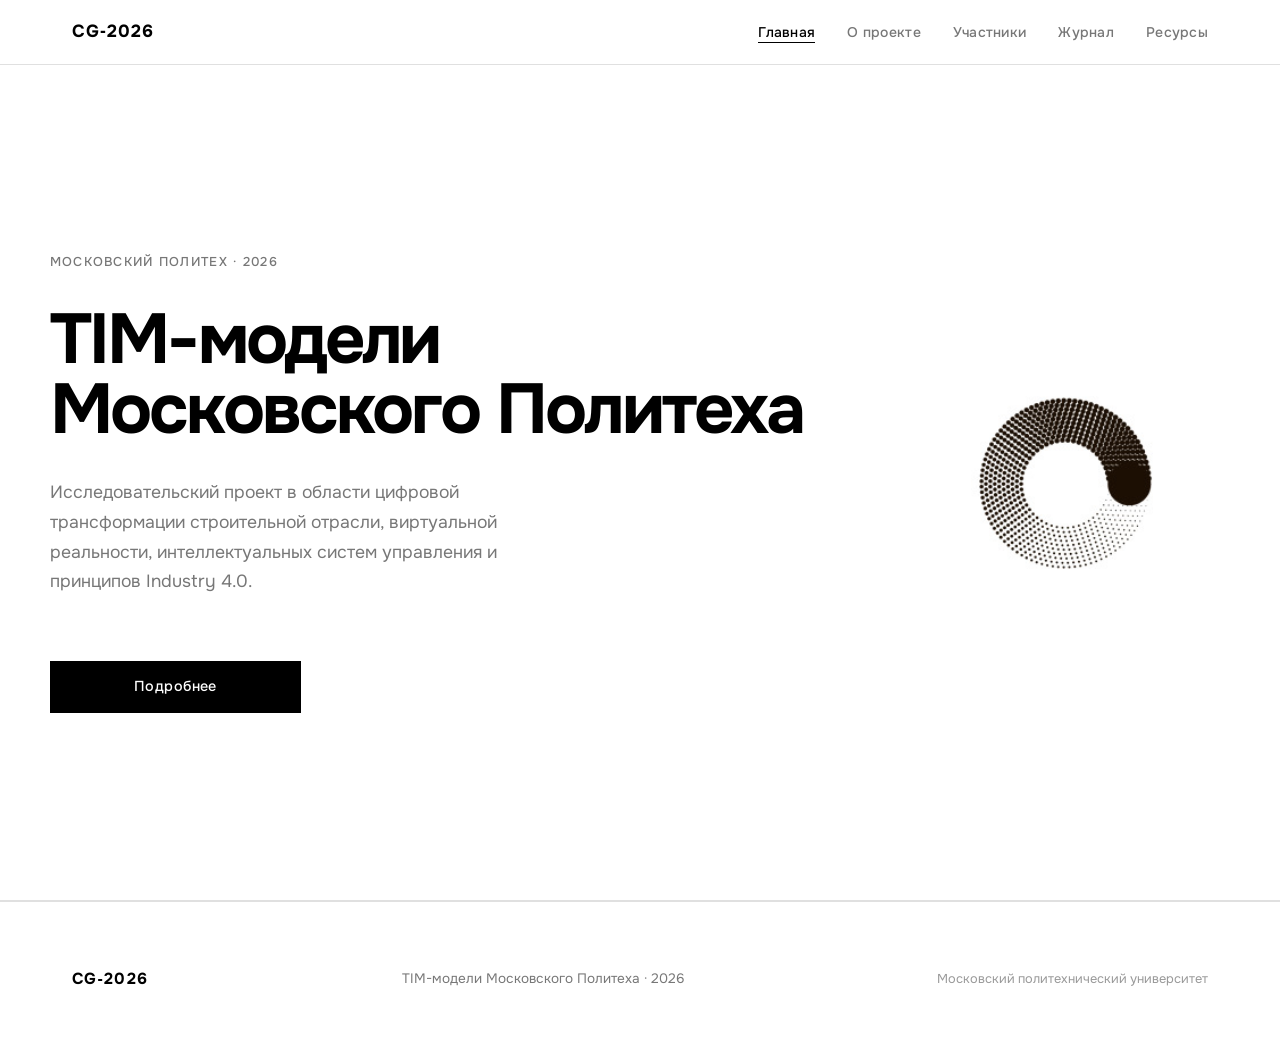
<file: site/index.html>
<!DOCTYPE html>
<html lang="ru">
<head>
  <meta charset="UTF-8" />
  <meta name="viewport" content="width=device-width, initial-scale=1.0" />
  <title>CG-2026 — TIM-модели Московского Политеха</title>
  <link rel="stylesheet" href="styles.css" />
</head>
<body>

  <!-- ═══════════════════════════════════════════ HEADER -->
  <header class="site-header">
    <div class="container header-inner">
      <a href="index.html" class="logo">CG‑2026</a>
      <nav class="nav">
        <ul class="nav-list">
          <li><a href="index.html" class="nav-link nav-link--active">Главная</a></li>
          <li><a href="about.html" class="nav-link">О проекте</a></li>
          <li><a href="team.html" class="nav-link">Участники</a></li>
          <li><a href="journal.html" class="nav-link">Журнал</a></li>
          <li><a href="resources.html" class="nav-link">Ресурсы</a></li>
        </ul>
      </nav>
    </div>
  </header>

  <main>

    <!-- ═══════════════════════════════════════════ HERO -->
    <section class="section hero">
      <div class="container hero-inner">
        <span class="hero-tag">Московский Политех · 2026</span>
        <h1 class="hero-title">TIM-модели<br>Московского Политеха</h1>
        <p class="hero-sub">
          Исследовательский проект в области цифровой трансформации строительной отрасли,
          виртуальной реальности, интеллектуальных систем управления и принципов Industry 4.0.
        </p>
        <a href="about.html" class="btn">Подробнее</a>
      </div>
      <div class="hero-visual">
        <img src="/media/img1.jpg" alt="TIM-модель" class="hero-img" />
      </div>
    </section>

  </main>

  <!-- ═══════════════════════════════════════════ FOOTER -->
  <footer class="site-footer">
    <div class="container footer-inner">
      <span class="footer-logo">CG‑2026</span>
      <span class="footer-copy">TIM-модели Московского Политеха · 2026</span>
      <span class="footer-uni">Московский политехнический университет</span>
    </div>
  </footer>

</body>
</html>
</file>
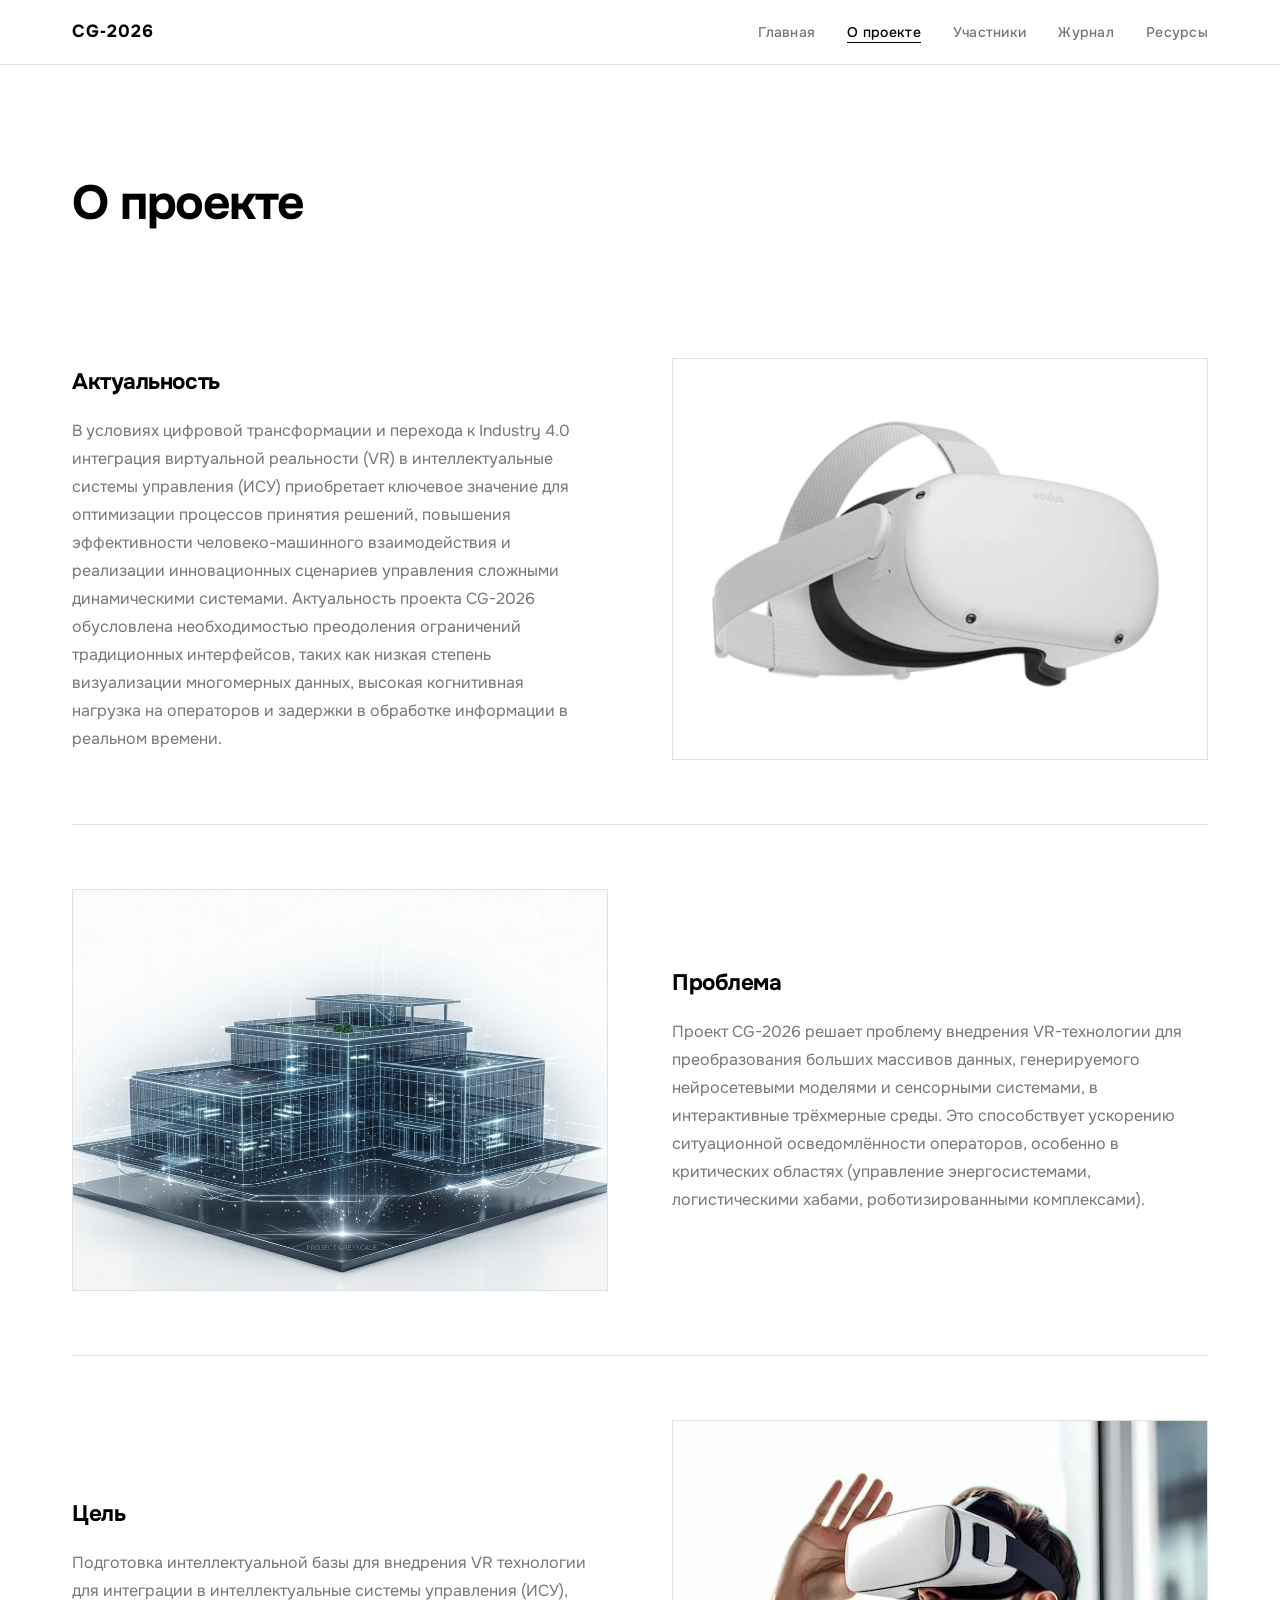
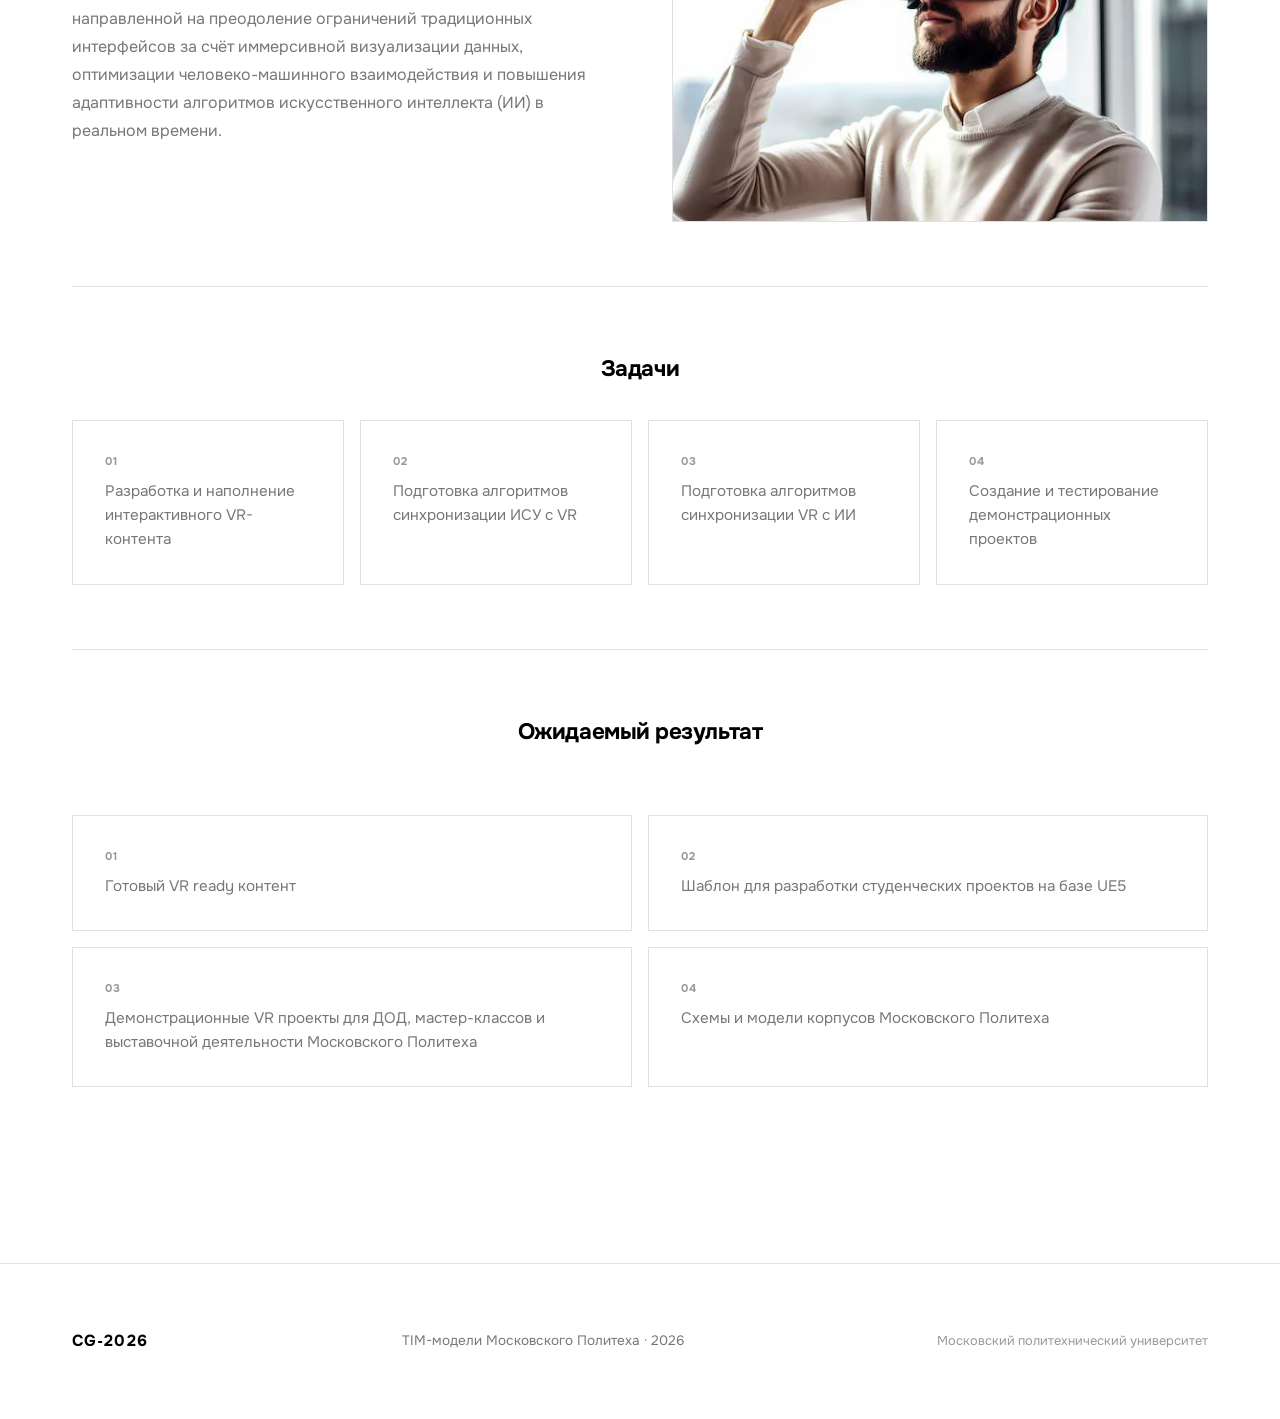
<file: site/about.html>
<!DOCTYPE html>
<html lang="ru">
<head>
  <meta charset="UTF-8" />
  <meta name="viewport" content="width=device-width, initial-scale=1.0" />
  <title>О проекте — CG-2026</title>
  <link rel="stylesheet" href="styles.css" />
</head>
<body>

  <!-- ═══════════════════════════════════════════ HEADER -->
  <header class="site-header">
    <div class="container header-inner">
      <a href="index.html" class="logo">CG‑2026</a>
      <nav class="nav">
        <ul class="nav-list">
          <li><a href="index.html" class="nav-link">Главная</a></li>
          <li><a href="about.html" class="nav-link nav-link--active">О проекте</a></li>
          <li><a href="team.html" class="nav-link">Участники</a></li>
          <li><a href="journal.html" class="nav-link">Журнал</a></li>
          <li><a href="resources.html" class="nav-link">Ресурсы</a></li>
        </ul>
      </nav>
    </div>
  </header>

  <main>

    <!-- ═══════════════════════════════════════════ ABOUT -->
    <section class="section about">
      <div class="container">
        <h2 class="section-title">О проекте</h2>

        <!-- Актуальность -->
        <div class="about-block about-block--text-first">
          <div class="about-text">
            <h3 class="about-heading">Актуальность</h3>
            <p>
              В условиях цифровой трансформации и перехода к Industry 4.0 
              интеграция виртуальной реальности (VR) в интеллектуальные 
              системы управления (ИСУ) приобретает ключевое значение для 
              оптимизации процессов принятия решений, повышения 
              эффективности человеко-машинного взаимодействия и 
              реализации инновационных сценариев управления сложными 
              динамическими системами. Актуальность проекта CG-2026 
              обусловлена необходимостью преодоления ограничений 
              традиционных интерфейсов, таких как низкая степень 
              визуализации многомерных данных, высокая когнитивная 
              нагрузка на операторов и задержки в обработке информации в 
              реальном времени.
            </p>
          </div>
          <div class="about-media">
            <img src="/media/img2.jpg" alt="Актуальность" />
          </div>
        </div>

        <!-- Проблема -->
        <div class="about-block about-block--img-first">
          <div class="about-media">
            <img src="/media/img3.jpg" alt="Проблема" />
          </div>
          <div class="about-text">
            <h3 class="about-heading">Проблема</h3>
            <p>
              Проект CG-2026 решает проблему внедрения VR-технологии для 
              преобразования больших массивов данных, генерируемого 
              нейросетевыми моделями и сенсорными системами, в 
              интерактивные трёхмерные среды. Это способствует ускорению 
              ситуационной осведомлённости операторов, особенно в 
              критических областях (управление энергосистемами, 
              логистическими хабами, роботизированными комплексами).
            </p>
          </div>
        </div>

        <!-- Цель -->
        <div class="about-block about-block--text-first">
          <div class="about-text">
            <h3 class="about-heading">Цель</h3>
            <p>
              Подготовка интеллектуальной базы для внедрения VR технологии 
              для интеграции в интеллектуальные системы управления (ИСУ), 
              направленной на преодоление ограничений традиционных 
              интерфейсов за счёт иммерсивной визуализации данных, 
              оптимизации человеко-машинного взаимодействия и повышения 
              адаптивности алгоритмов искусственного интеллекта (ИИ) в 
              реальном времени.
            </p>
          </div>
          <div class="about-media">
            <img src="/media/img4.jpg" alt="Цель" />
          </div>
        </div>

        <!-- Задачи -->
        <div class="about-block about-block--tasks">
          <h3 class="about-heading about-heading--centered">Задачи</h3>
          <ul class="tasks-list">
            <li>Разработка и наполнение интерактивного VR-контента</li>
            <li>Подготовка алгоритмов синхронизации ИСУ с VR </li>
            <li>Подготовка алгоритмов синхронизации VR с ИИ</li>
            <li>Создание и тестирование демонстрационных проектов</li>
          </ul>
        </div>

        <!-- Результат -->
        <div class="about-block about-block--result">
  <h3 class="about-heading about-heading--centered">Ожидаемый результат</h3>
  
  <div class="result-grid">
    <div class="result-card">
      <span class="result-number">01</span>
      <p>Готовый VR ready контент</p>
    </div>
    <div class="result-card">
      <span class="result-number">02</span>
      <p>Шаблон для разработки студенческих проектов на базе UE5</p>
    </div>
    <div class="result-card">
      <span class="result-number">03</span>
      <p>Демонстрационные VR проекты для ДОД, мастер-классов и выставочной деятельности Московского Политеха</p>
    </div>
    <div class="result-card">
      <span class="result-number">04</span>
      <p>Схемы и модели корпусов Московского Политеха</p>
    </div>
  </div>
</div>
    </section>

  </main>

  <!-- ═══════════════════════════════════════════ FOOTER -->
  <footer class="site-footer">
    <div class="container footer-inner">
      <span class="footer-logo">CG‑2026</span>
      <span class="footer-copy">TIM-модели Московского Политеха · 2026</span>
      <span class="footer-uni">Московский политехнический университет</span>
    </div>
  </footer>

</body>
</html>
</file>
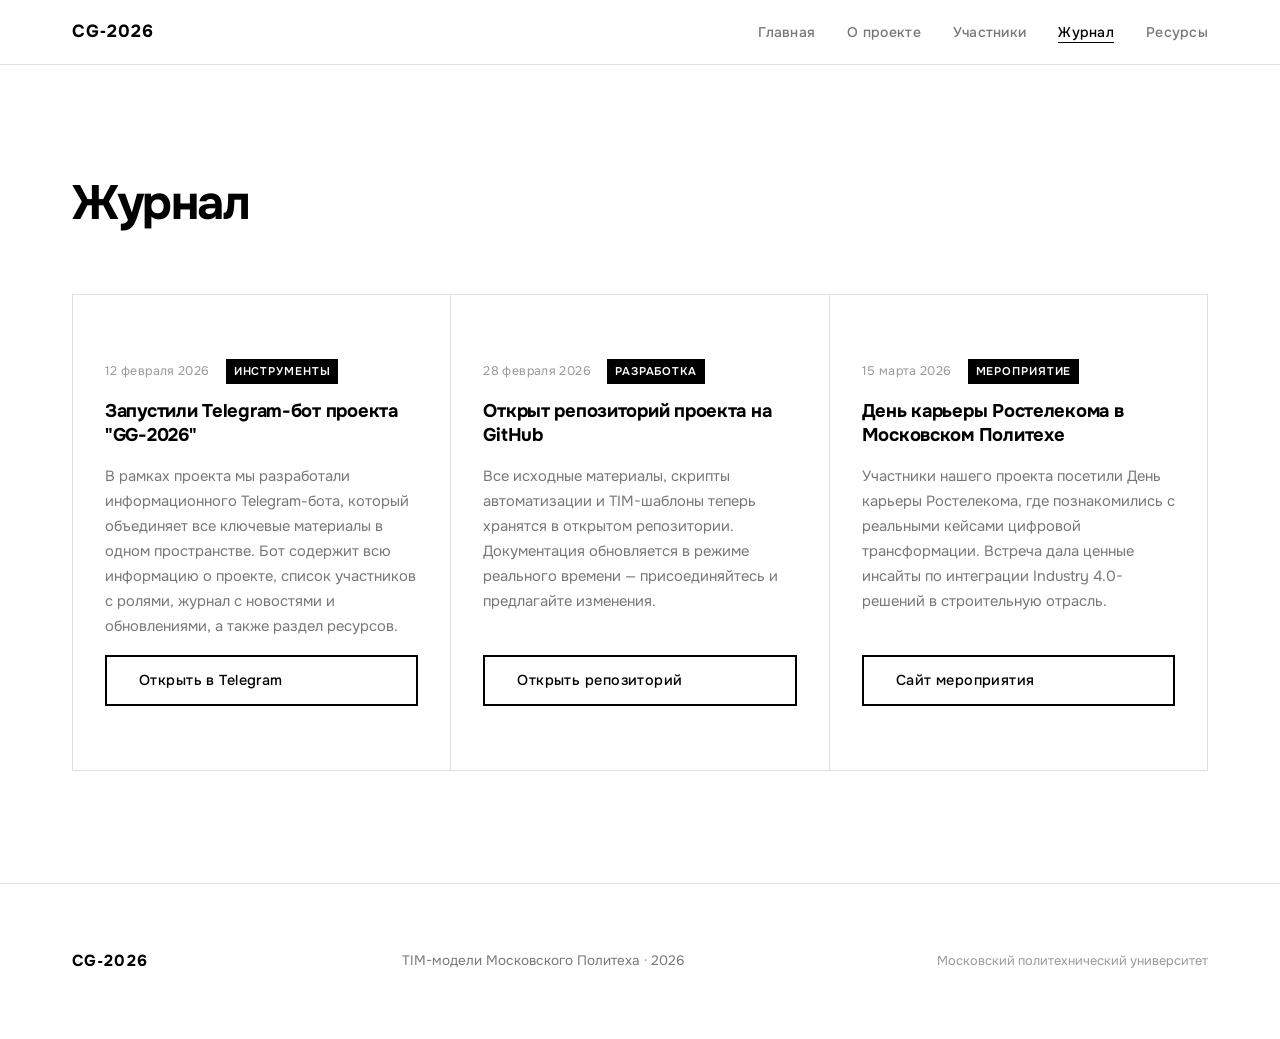
<file: site/journal.html>
<!DOCTYPE html>
<html lang="ru">
<head>
  <meta charset="UTF-8" />
  <meta name="viewport" content="width=device-width, initial-scale=1.0" />
  <title>Журнал — CG-2026</title>
  <link rel="stylesheet" href="styles.css" />
</head>
<body>

  <!-- ═══════════════════════════════════════════ HEADER -->
  <header class="site-header">
    <div class="container header-inner">
      <a href="index.html" class="logo">CG‑2026</a>
      <nav class="nav">
        <ul class="nav-list">
          <li><a href="index.html" class="nav-link">Главная</a></li>
          <li><a href="about.html" class="nav-link">О проекте</a></li>
          <li><a href="team.html" class="nav-link">Участники</a></li>
          <li><a href="journal.html" class="nav-link nav-link--active">Журнал</a></li>
          <li><a href="resources.html" class="nav-link">Ресурсы</a></li>
        </ul>
      </nav>
    </div>
  </header>

  <main>

    <!-- ═══════════════════════════════════════════ JOURNAL -->
    <section class="section journal">
      <div class="container">
        <h2 class="section-title">Журнал</h2>

        <div class="journal-grid">

          <!-- Пост 1: Telegram-бот -->
          <article class="journal-card">
            <div class="journal-meta">
              <span class="journal-date">12 февраля 2026</span>
              <span class="journal-tag">Инструменты</span>
            </div>
            <h3 class="journal-title">Запустили Telegram-бот проекта "GG-2026"</h3>
            <p class="journal-text">
              В рамках проекта мы разработали 
              информационного Telegram-бота, 
              который объединяет все ключевые материалы в 
              одном пространстве. Бот содержит всю 
              информацию о проекте, список участников 
              с ролями, журнал с новостями и 
              обновлениями, а также раздел ресурсов.
            </p>
            <a href="https://t.me/Bekinibotums_bot" target="_blank" rel="noopener" class="btn btn--outline">
              Открыть в Telegram
            </a>
          </article>

          <!-- Пост 2: GitHub -->
          <article class="journal-card">
            <div class="journal-meta">
              <span class="journal-date">28 февраля 2026</span>
              <span class="journal-tag">Разработка</span>
            </div>
            <h3 class="journal-title">Открыт репозиторий проекта на GitHub</h3>
            <p class="journal-text">
              Все исходные материалы, скрипты автоматизации и TIM-шаблоны теперь хранятся
              в открытом репозитории. Документация обновляется в режиме реального времени —
              присоединяйтесь и предлагайте изменения.
            </p>
            <a href="https://github.com/BikiniBottom3/Project-Practice/blob/main/site/css" target="_blank" rel="noopener" class="btn btn--outline">
              Открыть репозиторий
            </a>
          </article>

          <!-- Пост 3: Ростелеком -->
          <article class="journal-card">
            <div class="journal-meta">
              <span class="journal-date">15 марта 2026</span>
              <span class="journal-tag">Мероприятие</span>
            </div>
            <h3 class="journal-title">День карьеры Ростелекома в Московском Политехе</h3>
            <p class="journal-text">
              Участники нашего проекта посетили День карьеры Ростелекома, где познакомились
              с реальными кейсами цифровой трансформации. Встреча дала ценные инсайты
              по интеграции Industry 4.0-решений в строительную отрасль.
            </p>
            <a href="https://mospolytech.ru/news/start-karery-v-rostelekome-studenty-moskovskogo-politekha-smogut-ustroitsya-v-vedushchuyu-it-kompani/" target="_blank" rel="noopener" class="btn btn--outline">
              Сайт мероприятия
            </a>
          </article>

        </div>
      </div>
    </section>

  </main>

  <!-- ═══════════════════════════════════════════ FOOTER -->
  <footer class="site-footer">
    <div class="container footer-inner">
      <span class="footer-logo">CG‑2026</span>
      <span class="footer-copy">TIM-модели Московского Политеха · 2026</span>
      <span class="footer-uni">Московский политехнический университет</span>
    </div>
  </footer>

</body>
</html>
</file>
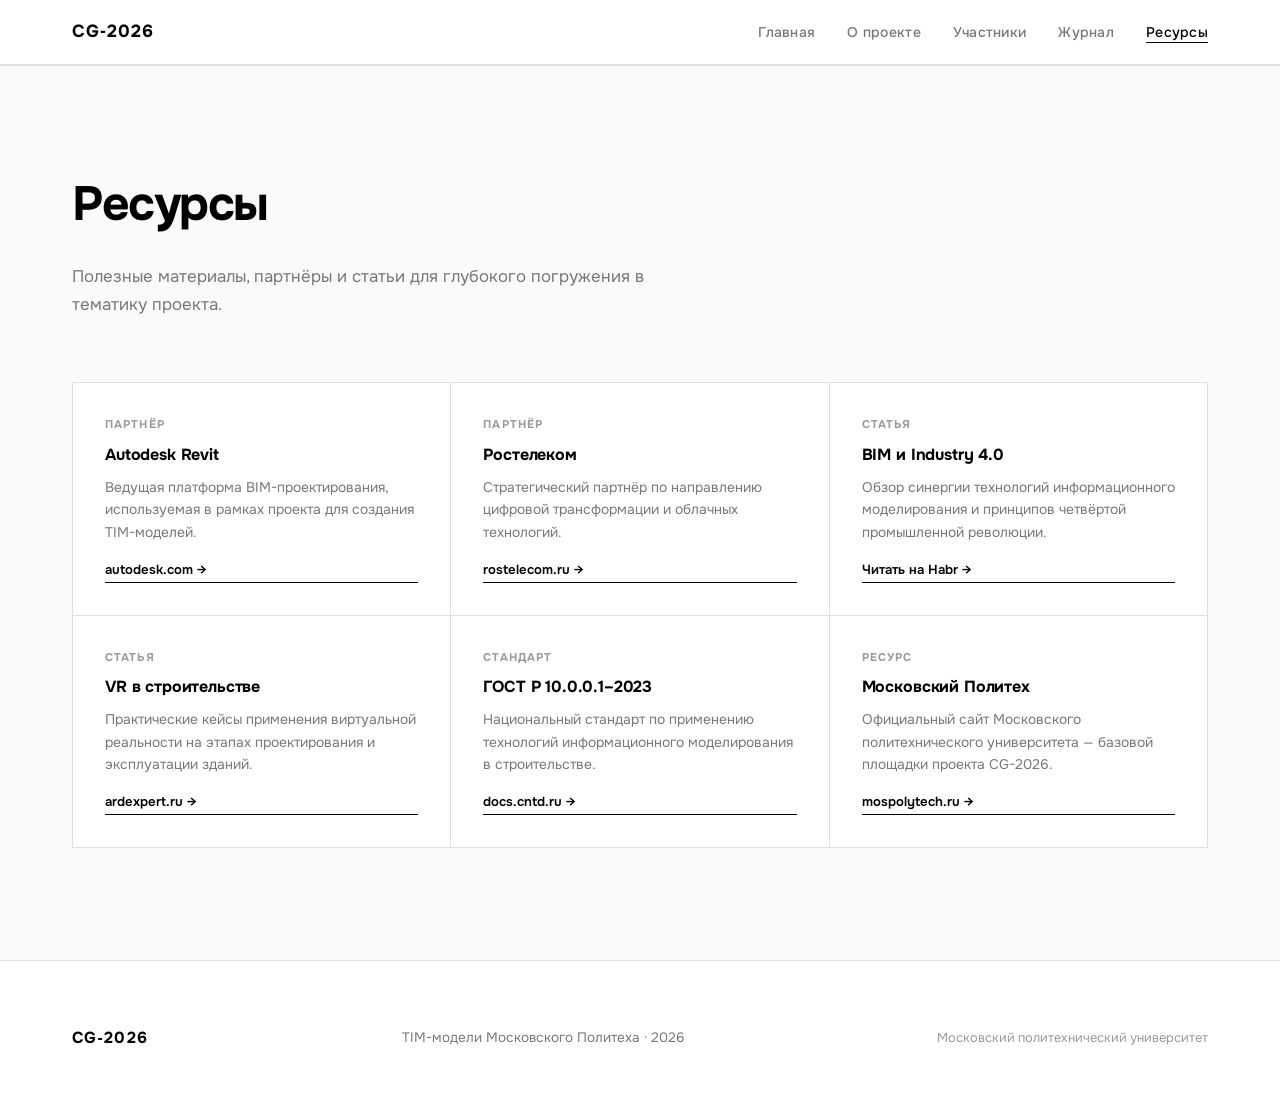
<file: site/resources.html>
<!DOCTYPE html>
<html lang="ru">
<head>
  <meta charset="UTF-8" />
  <meta name="viewport" content="width=device-width, initial-scale=1.0" />
  <title>Ресурсы — CG-2026</title>
  <link rel="stylesheet" href="styles.css" />
</head>
<body>

  <!-- ═══════════════════════════════════════════ HEADER -->
  <header class="site-header">
    <div class="container header-inner">
      <a href="index.html" class="logo">CG‑2026</a>
      <nav class="nav">
        <ul class="nav-list">
          <li><a href="index.html" class="nav-link">Главная</a></li>
          <li><a href="about.html" class="nav-link">О проекте</a></li>
          <li><a href="team.html" class="nav-link">Участники</a></li>
          <li><a href="journal.html" class="nav-link">Журнал</a></li>
          <li><a href="resources.html" class="nav-link nav-link--active">Ресурсы</a></li>
        </ul>
      </nav>
    </div>
  </header>

  <main>

    <!-- ═══════════════════════════════════════════ RESOURCES -->
    <section class="section resources">
      <div class="container">
        <h2 class="section-title">Ресурсы</h2>
        <p class="section-intro">Полезные материалы, партнёры и статьи для глубокого погружения в тематику проекта.</p>

        <div class="resources-grid">

          <div class="resource-card">
            <span class="resource-category">Партнёр</span>
            <h4 class="resource-title">Autodesk Revit</h4>
            <p class="resource-desc">Ведущая платформа BIM-проектирования, используемая в рамках проекта для создания TIM-моделей.</p>
            <a href="https://cad.ru/support/bz/archive/65/autodesk-revit26900/" target="_blank" rel="noopener" class="resource-link">autodesk.com →</a>
          </div>

          <div class="resource-card">
            <span class="resource-category">Партнёр</span>
            <h4 class="resource-title">Ростелеком</h4>
            <p class="resource-desc">Стратегический партнёр по направлению цифровой трансформации и облачных технологий.</p>
            <a href="https://telekom-pro.ru/o-provaydere-rostelekom" target="_blank" rel="noopener" class="resource-link">rostelecom.ru →</a>
          </div>

          <div class="resource-card">
            <span class="resource-category">Статья</span>
            <h4 class="resource-title">BIM и Industry 4.0</h4>
            <p class="resource-desc">Обзор синергии технологий информационного моделирования и принципов четвёртой промышленной революции.</p>
            <a href="https://habr.com/ru/hub/bim/" target="_blank" rel="noopener" class="resource-link">Читать на Habr →</a>
          </div>

          <div class="resource-card">
            <span class="resource-category">Статья</span>
            <h4 class="resource-title">VR в строительстве</h4>
            <p class="resource-desc">Практические кейсы применения виртуальной реальности на этапах проектирования и эксплуатации зданий.</p>
            <a href="https://ardexpert.ru/articles" target="_blank" rel="noopener" class="resource-link">ardexpert.ru →</a>
          </div>

          <div class="resource-card">
            <span class="resource-category">Стандарт</span>
            <h4 class="resource-title">ГОСТ Р 10.0.0.1–2023</h4>
            <p class="resource-desc">Национальный стандарт по применению технологий информационного моделирования в строительстве.</p>
            <a href="https://docs.cntd.ru" target="_blank" rel="noopener" class="resource-link">docs.cntd.ru →</a>
          </div>

          <div class="resource-card">
            <span class="resource-category">Ресурс</span>
            <h4 class="resource-title">Московский Политех</h4>
            <p class="resource-desc">Официальный сайт Московского политехнического университета — базовой площадки проекта CG-2026.</p>
            <a href="https://mospolytech.ru" target="_blank" rel="noopener" class="resource-link">mospolytech.ru →</a>
          </div>

        </div>
      </div>
    </section>

  </main>

  <!-- ═══════════════════════════════════════════ FOOTER -->
  <footer class="site-footer">
    <div class="container footer-inner">
      <span class="footer-logo">CG‑2026</span>
      <span class="footer-copy">TIM-модели Московского Политеха · 2026</span>
      <span class="footer-uni">Московский политехнический университет</span>
    </div>
  </footer>

</body>
</html>
</file>
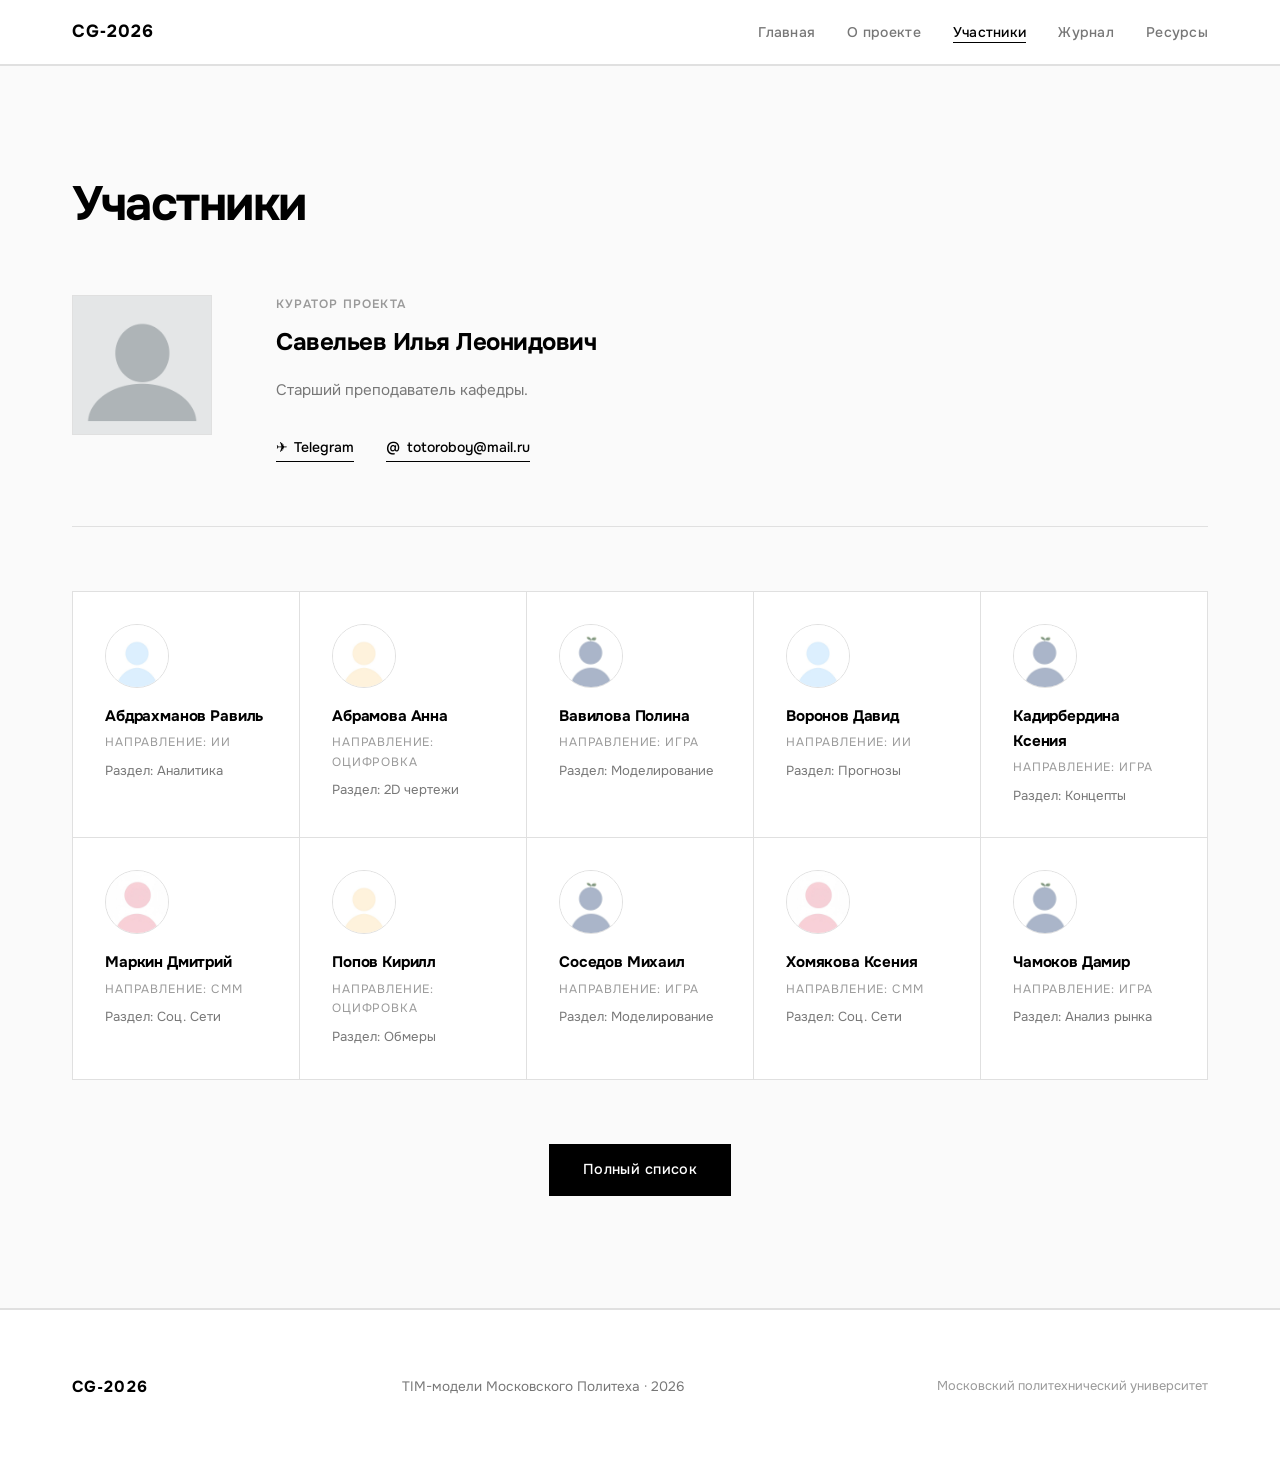
<file: site/team.html>
<!DOCTYPE html>
<html lang="ru">
<head>
  <meta charset="UTF-8" />
  <meta name="viewport" content="width=device-width, initial-scale=1.0" />
  <title>Участники — CG-2026</title>
  <link rel="stylesheet" href="styles.css" />
</head>
<body>

  <!-- ═══════════════════════════════════════════ HEADER -->
  <header class="site-header">
    <div class="container header-inner">
      <a href="index.html" class="logo">CG‑2026</a>
      <nav class="nav">
        <ul class="nav-list">
          <li><a href="index.html" class="nav-link">Главная</a></li>
          <li><a href="about.html" class="nav-link">О проекте</a></li>
          <li><a href="team.html" class="nav-link nav-link--active">Участники</a></li>
          <li><a href="journal.html" class="nav-link">Журнал</a></li>
          <li><a href="resources.html" class="nav-link">Ресурсы</a></li>
        </ul>
      </nav>
    </div>
  </header>

  <main>

    <!-- ═══════════════════════════════════════════ TEAM -->
    <section class="section team">
      <div class="container">
        <h2 class="section-title">Участники</h2>

        <!-- Куратор -->
        <div class="curator-block">
          <div class="curator-avatar">
            <img src="/media/curator.jpg" alt="Куратор проекта" />
          </div>
          <div class="curator-info">
            <span class="curator-label">Куратор проекта</span>
            <h3 class="curator-name">Савельев Илья Леонидович</h3>
            <p class="curator-desc">
              Старший преподаватель кафедры.
            </p>
            <div class="curator-contacts">
              <a href="https://t.me/MaierLink" class="contact-link" target="_blank" rel="noopener">
                <span class="contact-icon">✈</span> Telegram
              </a>
              <a href="mailto:totoroboy@mail.ru" class="contact-link">
                <span class="contact-icon">@</span> totoroboy@mail.ru
              </a>
            </div>
          </div>
        </div>

        <!-- Сетка участников -->
        <div class="members-grid">

          <div class="member-card">
            <img src="/media/member1.jpg" alt="Участник 1" class="member-photo" />
            <h4 class="member-name">Абдрахманов Равиль</h4>
            <span class="member-role">Направление: ИИ</span>
            <p class="member-contrib">Раздел: Аналитика</p>
          </div>

          <div class="member-card">
            <img src="/media/member2.jpg" alt="Участник 2" class="member-photo" />
            <h4 class="member-name">Абрамова Анна</h4>
            <span class="member-role">Направление: Оцифровка</span>
            <p class="member-contrib">Раздел: 2D чертежи</p>
          </div>

          <div class="member-card">
            <img src="/media/member3.jpg" alt="Участник 3" class="member-photo" />
            <h4 class="member-name">Вавилова Полина</h4>
            <span class="member-role">Направление: Игра</span>
            <p class="member-contrib">Раздел: Моделирование</p>
          </div>

          <div class="member-card">
            <img src="/media/member4.jpg" alt="Участник 4" class="member-photo" />
            <h4 class="member-name">Воронов Давид</h4>
            <span class="member-role">Направление: ИИ</span>
            <p class="member-contrib">Раздел: Прогнозы</p>
          </div>

          <div class="member-card">
            <img src="/media/member5.jpg" alt="Участник 5" class="member-photo" />
            <h4 class="member-name">Кадирбердина Ксения</h4>
            <span class="member-role">Направление: Игра</span>
            <p class="member-contrib">Раздел: Концепты</p>
          </div>

          <div class="member-card">
            <img src="/media/member6.jpg" alt="Участник 6" class="member-photo" />
            <h4 class="member-name">Маркин Дмитрий</h4>
            <span class="member-role">Направление: СММ</span>
            <p class="member-contrib">Раздел: Соц. Сети</p>
          </div>

          <div class="member-card">
            <img src="/media/member7.jpg" alt="Участник 7" class="member-photo" />
            <h4 class="member-name">Попов Кирилл</h4>
            <span class="member-role">Направление: Оцифровка</span>
            <p class="member-contrib">Раздел: Обмеры</p>
          </div>

          <div class="member-card">
            <img src="/media/member8.jpg" alt="Участник 8" class="member-photo" />
            <h4 class="member-name">Соседов Михаил</h4>
            <span class="member-role">Направление: Игра</span>
            <p class="member-contrib">Раздел: Моделирование</p>
          </div>

          <div class="member-card">
            <img src="/media/member9.jpg" alt="Участник 9" class="member-photo" />
            <h4 class="member-name">Хомякова Ксения</h4>
            <span class="member-role">Направление: СММ</span>
            <p class="member-contrib">Раздел: Соц. Сети</p>
          </div>

          <div class="member-card">
            <img src="/media/member10.jpg" alt="Участник 10" class="member-photo" />
            <h4 class="member-name">Чамоков Дамир</h4>
            <span class="member-role">Направление: Игра</span>
            <p class="member-contrib">Раздел: Анализ рынка</p>
          </div>

        </div>

        <div class="members-more">
          <a href="https://disk.yandex.ru/i/A2jNBm6oRG2XYg" target="_blank" rel="noopener" class="btn">
            Полный список
          </a>
        </div>

      </div>
    </section>

  </main>

  <!-- ═══════════════════════════════════════════ FOOTER -->
  <footer class="site-footer">
    <div class="container footer-inner">
      <span class="footer-logo">CG‑2026</span>
      <span class="footer-copy">TIM-модели Московского Политеха · 2026</span>
      <span class="footer-uni">Московский политехнический университет</span>
    </div>
  </footer>

</body>
</html>
</file>
<file: site/styles.css>
/* ═══════════════════════════════════════════════════════════
   CG-2026 · TIM-модели Московского Политеха
   styles.css — минимализм с элементами брутализма
   ═══════════════════════════════════════════════════════════ */

/* ── Шрифты ── */
@import url('https://fonts.googleapis.com/css2?family=Onest:wght@300;400;500;600;700&display=swap');

/* ── CSS-переменные ── */
:root {
  --black:   #000000;
  --white:   #ffffff;
  --gray:    #777777;
  --gray-lt: #999999;
  --line:    #e0e0e0;
  --bg:      #ffffff;
  --hover-btn: #333333;

  --font: 'Onest', 'Helvetica Neue', Helvetica, Arial, sans-serif;

  --gap-xs: 0.5rem;
  --gap-s:  1rem;
  --gap-m:  2rem;
  --gap-l:  4rem;
  --gap-xl: 7rem;

  --max-w: 1200px;
  --radius: 0px; /* брутализм — без скруглений */
}

/* ── Сброс и базовые стили ── */
*,
*::before,
*::after {
  box-sizing: border-box;
  margin: 0;
  padding: 0;
}

html {
  scroll-behavior: smooth;
  font-size: 16px;
}

body {
  font-family: var(--font);
  background: var(--bg);
  color: var(--black);
  line-height: 1.65;
  -webkit-font-smoothing: antialiased;
}

img {
  display: block;
  width: 100%;
  height: 100%;
  object-fit: cover;
}

a {
  color: inherit;
  text-decoration: none;
}

ul {
  list-style: none;
}

/* ── Контейнер ── */
.container {
  max-width: var(--max-w);
  margin: 0 auto;
  padding: 0 var(--gap-m);
}

/* ── Кнопки ── */
.btn {
  display: inline-block;
  padding: 0.75rem 2rem;
  background: var(--black);
  color: var(--white);
  font-family: var(--font);
  font-size: 0.9rem;
  font-weight: 500;
  letter-spacing: 0.03em;
  cursor: pointer;
  border: 2px solid var(--black);
  transition: background 0.2s, color 0.2s;
}

.btn:hover {
  background: var(--hover-btn);
  border-color: var(--hover-btn);
}

.btn--outline {
  background: transparent;
  color: var(--black);
}

.btn--outline:hover {
  background: var(--black);
  color: var(--white);
}

/* ── Общие стили секций ── */
.section {
  padding: var(--gap-xl) 0;
}

.section-title {
  font-size: clamp(2rem, 4vw, 3rem);
  font-weight: 700;
  letter-spacing: -0.03em;
  margin-bottom: var(--gap-l);
  line-height: 1.1;
}

.section-intro {
  color: var(--gray);
  font-size: 1.05rem;
  margin-top: calc(var(--gap-l) * -1 + var(--gap-m));
  margin-bottom: var(--gap-l);
  max-width: 640px;
}

/* ════════════════════════════════════════════════
   HEADER
   ════════════════════════════════════════════════ */
.site-header {
  position: sticky;
  top: 0;
  z-index: 100;
  background: var(--white);
  border-bottom: 1px solid var(--line);
}

.header-inner {
  display: flex;
  align-items: center;
  justify-content: space-between;
  height: 64px;
}

.logo {
  font-size: 1.1rem;
  font-weight: 700;
  letter-spacing: 0.06em;
  text-transform: uppercase;
  color: var(--black);
}

.nav-list {
  display: flex;
  gap: var(--gap-m);
}

.nav-link {
  font-size: 0.875rem;
  font-weight: 500;
  color: var(--gray);
  letter-spacing: 0.02em;
  transition: color 0.15s;
}

.nav-link:hover {
  color: var(--black);
}

.nav-link--active {
  color: var(--black);
  border-bottom: 1px solid var(--black);
  padding-bottom: 1px;
}

/* ════════════════════════════════════════════════
   HERO
   ════════════════════════════════════════════════ */
.hero {
  padding: 0;
  min-height: calc(100vh - 64px);
  display: grid;
  grid-template-columns: 2fr 1fr;
  align-items: stretch;
  border-bottom: 1px solid var(--line);
}

.hero-inner {
  display: flex;
  flex-direction: column;
  justify-content: center;
  padding-top: var(--gap-xl);
  padding-bottom: var(--gap-xl);
}

.hero-tag {
  font-size: 0.8rem;
  font-weight: 500;
  text-transform: uppercase;
  letter-spacing: 0.1em;
  color: var(--gray);
  margin-bottom: var(--gap-m);
}

.hero-title {
  font-size: clamp(2.8rem, 5.5vw, 5.5rem);
  font-weight: 700;
  letter-spacing: -0.04em;
  line-height: 1.0;
  margin-bottom: var(--gap-m);
}

.hero-sub {
  font-size: 1.1rem;
  color: var(--gray);
  max-width: 480px;
  margin-bottom: var(--gap-l);
  line-height: 1.7;
}

.hero-visual {
  overflow: hidden;
  min-height: 420px;
  display: flex;
  align-items: center;
  justify-content: center;
}

.hero-img {
  width: 100%;
  height: auto;
  object-fit: contain;
  max-width: 1000px;
  max-height: 1000px;
  filter: grayscale(20%);
  transition: filter 0.4s;
}

.hero-visual:hover .hero-img {
  filter: grayscale(0%);
}

.hero .btn {
  width: 33.333%;
  min-width: 180px;
  text-align: center;
}

/* ════════════════════════════════════════════════
   ABOUT
   ════════════════════════════════════════════════ */
.about {
  background: var(--white);
}

.about-block {
  display: grid;
  grid-template-columns: 1fr 1fr;
  gap: var(--gap-l);
  align-items: center;
  padding: var(--gap-l) 0;
  border-bottom: 1px solid var(--line);
}

.about-block:last-child {
  border-bottom: none;
}

.about-block--img-first .about-media {
  order: -1;
}

.about-block--tasks,
.about-block--result {
  display: block;
}

.about-heading {
  font-size: 1.4rem;
  font-weight: 700;
  letter-spacing: -0.02em;
  margin-bottom: var(--gap-s);
}

.about-heading--centered {
  text-align: center;
  margin-bottom: var(--gap-m);
}

.about-text p {
  color: var(--gray);
  font-size: 1rem;
  line-height: 1.75;
  max-width: 520px;
}

.about-media {
  aspect-ratio: 4/3;
  overflow: hidden;
  border: 1px solid var(--line);
}

.about-media img {
  transition: transform 0.4s;
}

.about-media:hover img {
  transform: scale(1.03);
}

/* Задачи */
.tasks-list {
  display: grid;
  grid-template-columns: repeat(auto-fit, minmax(240px, 1fr));
  gap: var(--gap-s);
  counter-reset: tasks;
}

.tasks-list li {
  counter-increment: tasks;
  padding: var(--gap-m);
  border: 1px solid var(--line);
  font-size: 0.95rem;
  line-height: 1.6;
  color: var(--gray);
  position: relative;
  transition: border-color 0.2s, color 0.2s;
}

.tasks-list li::before {
  content: counter(tasks, decimal-leading-zero);
  display: block;
  font-size: 0.7rem;
  font-weight: 700;
  letter-spacing: 0.08em;
  color: var(--gray-lt);
  margin-bottom: var(--gap-xs);
}

.tasks-list li:hover {
  border-color: var(--black);
  color: var(--black);
}

/* Результат */
/* Сетка результатов */
.result-grid {
  display: grid;
  grid-template-columns: 1fr 1fr;
  gap: var(--gap-s);
  margin-top: var(--gap-l);
}

/* Карточка */
.result-card {
  padding: var(--gap-m);
  border: 1px solid var(--line);
  font-size: 0.95rem;
  line-height: 1.6;
  color: var(--gray);
  position: relative;
  transition: border-color 0.2s, color 0.2s;
}

/* Номер карточки */
.result-number {
  display: block;
  font-size: 0.7rem;
  font-weight: 700;
  letter-spacing: 0.08em;
  color: var(--gray-lt);
  margin-bottom: var(--gap-xs);
  transition: none; /* номер не меняется */
}

/* Текст карточки */
.result-card p {
  margin: 0;
  font-size: 0.95rem;
  line-height: 1.6;
  color: inherit; /* наследует цвет от карточки */
}

/* При наведении: рамка и текст — чёрные, номер — остаётся серым */
.result-card:hover {
  border-color: var(--black);
  color: var(--black);
}

/* Адаптив */
@media (max-width: 640px) {
  .result-grid {
    grid-template-columns: 1fr;
  }
}

/* ════════════════════════════════════════════════
   TEAM
   ════════════════════════════════════════════════ */
.team {
  background: #fafafa;
  border-top: 1px solid var(--line);
  border-bottom: 1px solid var(--line);
}

/* Куратор */
.curator-block {
  display: flex;
  gap: var(--gap-l);
  align-items: flex-start;
  padding-bottom: var(--gap-l);
  margin-bottom: var(--gap-l);
  border-bottom: 1px solid var(--line);
}

.curator-avatar {
  width: 140px;
  height: 140px;
  flex-shrink: 0;
  border: 1px solid var(--line);
  overflow: hidden;
  background: #eee;
}

.curator-label {
  display: block;
  font-size: 0.75rem;
  font-weight: 600;
  letter-spacing: 0.1em;
  text-transform: uppercase;
  color: var(--gray-lt);
  margin-bottom: var(--gap-xs);
}

.curator-name {
  font-size: 1.5rem;
  font-weight: 700;
  letter-spacing: -0.02em;
  margin-bottom: var(--gap-s);
}

.curator-desc {
  color: var(--gray);
  font-size: 0.95rem;
  line-height: 1.7;
  max-width: 560px;
  margin-bottom: var(--gap-m);
}

.curator-contacts {
  display: flex;
  gap: var(--gap-m);
  flex-wrap: wrap;
}

.contact-link {
  display: flex;
  align-items: center;
  gap: 0.4rem;
  font-size: 0.875rem;
  font-weight: 500;
  color: var(--black);
  border-bottom: 1px solid var(--black);
  padding-bottom: 1px;
  transition: color 0.15s, border-color 0.15s;
}

.contact-link:hover {
  color: var(--gray);
  border-color: var(--gray);
}

.contact-icon {
  font-style: normal;
  font-size: 0.9rem;
}

/* Сетка участников */
.members-grid {
  display: grid;
  grid-template-columns: repeat(5, 1fr);
  gap: 1px;
  border: 1px solid var(--line);
  background: var(--line);
  margin-bottom: var(--gap-l);
}

.member-card {
  background: var(--white);
  padding: var(--gap-m);
  transition: background 0.2s;
}

.member-card:hover {
  background: #f5f5f5;
}

.member-photo {
  width: 64px;
  height: 64px;
  object-fit: cover;
  border: 1px solid var(--line);
  border-radius: 50%;
  margin-bottom: var(--gap-s);
  background: #ddd;
}

.member-name {
  font-size: 0.95rem;
  font-weight: 700;
  margin-bottom: 0.25rem;
  letter-spacing: -0.01em;
}

.member-role {
  display: block;
  font-size: 0.75rem;
  text-transform: uppercase;
  letter-spacing: 0.07em;
  color: var(--gray-lt);
  margin-bottom: var(--gap-xs);
}

.member-contrib {
  font-size: 0.82rem;
  color: var(--gray);
  line-height: 1.5;
}

.members-more {
  text-align: center;
}

/* ════════════════════════════════════════════════
   JOURNAL
   ════════════════════════════════════════════════ */
.journal {
  background: var(--white);
}

.journal-grid {
  display: grid;
  grid-template-columns: repeat(3, 1fr);
  gap: 1px;
  border: 1px solid var(--line);
  background: var(--line);
}

.journal-card {
  background: var(--white);
  padding: var(--gap-l) var(--gap-m);
  display: flex;
  flex-direction: column;
  gap: var(--gap-s);
  transition: background 0.2s;
}

.journal-card:hover {
  background: #fafafa;
}

.journal-meta {
  display: flex;
  align-items: center;
  gap: var(--gap-s);
}

.journal-date {
  font-size: 0.78rem;
  color: var(--gray-lt);
  letter-spacing: 0.03em;
}

.journal-tag {
  font-size: 0.7rem;
  font-weight: 600;
  text-transform: uppercase;
  letter-spacing: 0.08em;
  background: var(--black);
  color: var(--white);
  padding: 0.2rem 0.5rem;
}

.journal-title {
  font-size: 1.15rem;
  font-weight: 700;
  letter-spacing: -0.015em;
  line-height: 1.3;
}

.journal-text {
  font-size: 0.92rem;
  color: var(--gray);
  line-height: 1.7;
  flex: 1;
}

/* ════════════════════════════════════════════════
   RESOURCES
   ════════════════════════════════════════════════ */
.resources {
  background: #fafafa;
  border-top: 1px solid var(--line);
}

.resources-grid {
  display: grid;
  grid-template-columns: repeat(3, 1fr);
  gap: 1px;
  border: 1px solid var(--line);
  background: var(--line);
}

.resource-card {
  background: var(--white);
  padding: var(--gap-m);
  display: flex;
  flex-direction: column;
  gap: var(--gap-xs);
  transition: background 0.2s;
}

.resource-card:hover {
  background: #f5f5f5;
}

.resource-category {
  font-size: 0.7rem;
  font-weight: 700;
  text-transform: uppercase;
  letter-spacing: 0.1em;
  color: var(--gray-lt);
}

.resource-title {
  font-size: 1rem;
  font-weight: 700;
  letter-spacing: -0.01em;
}

.resource-desc {
  font-size: 0.87rem;
  color: var(--gray);
  line-height: 1.6;
  flex: 1;
}

.resource-link {
  font-size: 0.82rem;
  font-weight: 600;
  color: var(--black);
  border-bottom: 1px solid var(--black);
  display: inline-block;
  padding-bottom: 1px;
  margin-top: var(--gap-xs);
  transition: color 0.15s, border-color 0.15s;
}

.resource-link:hover {
  color: var(--gray);
  border-color: var(--gray);
}

/* ════════════════════════════════════════════════
   FOOTER
   ════════════════════════════════════════════════ */
.site-footer {
  border-top: 1px solid var(--line);
  padding: var(--gap-l) 0;
  background: var(--white);
}

.footer-inner {
  display: flex;
  align-items: center;
  justify-content: space-between;
  flex-wrap: wrap;
  gap: var(--gap-s);
}

.footer-logo {
  font-size: 1rem;
  font-weight: 700;
  letter-spacing: 0.08em;
  text-transform: uppercase;
}

.footer-copy {
  font-size: 0.85rem;
  color: var(--gray);
}

.footer-uni {
  font-size: 0.8rem;
  color: var(--gray-lt);
}

/* ════════════════════════════════════════════════
   АДАПТИВНОСТЬ
   ════════════════════════════════════════════════ */

/* — Планшет (до 1024px) — */
@media (max-width: 1024px) {
  .members-grid {
    grid-template-columns: repeat(3, 1fr);
  }

  .hero {
    grid-template-columns: 1fr;
    min-height: auto;
  }

  .hero-visual {
    border-left: none;
    border-top: 1px solid var(--line);
    min-height: 360px;
  }

  .hero-inner {
    padding: var(--gap-l) var(--gap-m);
  }
}

/* — Мобильный (до 768px) — */
@media (max-width: 768px) {
  :root {
    --gap-xl: 4rem;
    --gap-l: 2.5rem;
  }

  .nav-list {
    gap: var(--gap-s);
  }

  .nav-link {
    font-size: 0.8rem;
  }

  .about-block {
    grid-template-columns: 1fr;
  }

  .about-block--img-first .about-media {
    order: 0;
  }

  .curator-block {
    flex-direction: column;
  }

  .members-grid {
    grid-template-columns: repeat(2, 1fr);
  }

  .journal-grid {
    grid-template-columns: 1fr;
  }

  .resources-grid {
    grid-template-columns: 1fr;
  }

  .footer-inner {
    flex-direction: column;
    text-align: center;
  }
}

/* — Маленький мобильный (до 480px) — */
@media (max-width: 480px) {
  .header-inner {
    flex-direction: column;
    height: auto;
    padding: var(--gap-s) var(--gap-m);
    gap: var(--gap-s);
  }

  .nav-list {
    flex-wrap: wrap;
    justify-content: center;
    gap: 0.75rem;
  }

  .hero-title {
    font-size: 2.6rem;
  }

  .section-title {
    font-size: 2rem;
  }

  .members-grid {
    grid-template-columns: 1fr 1fr;
  }

  .tasks-list {
    grid-template-columns: 1fr;
  }
}
</file>
